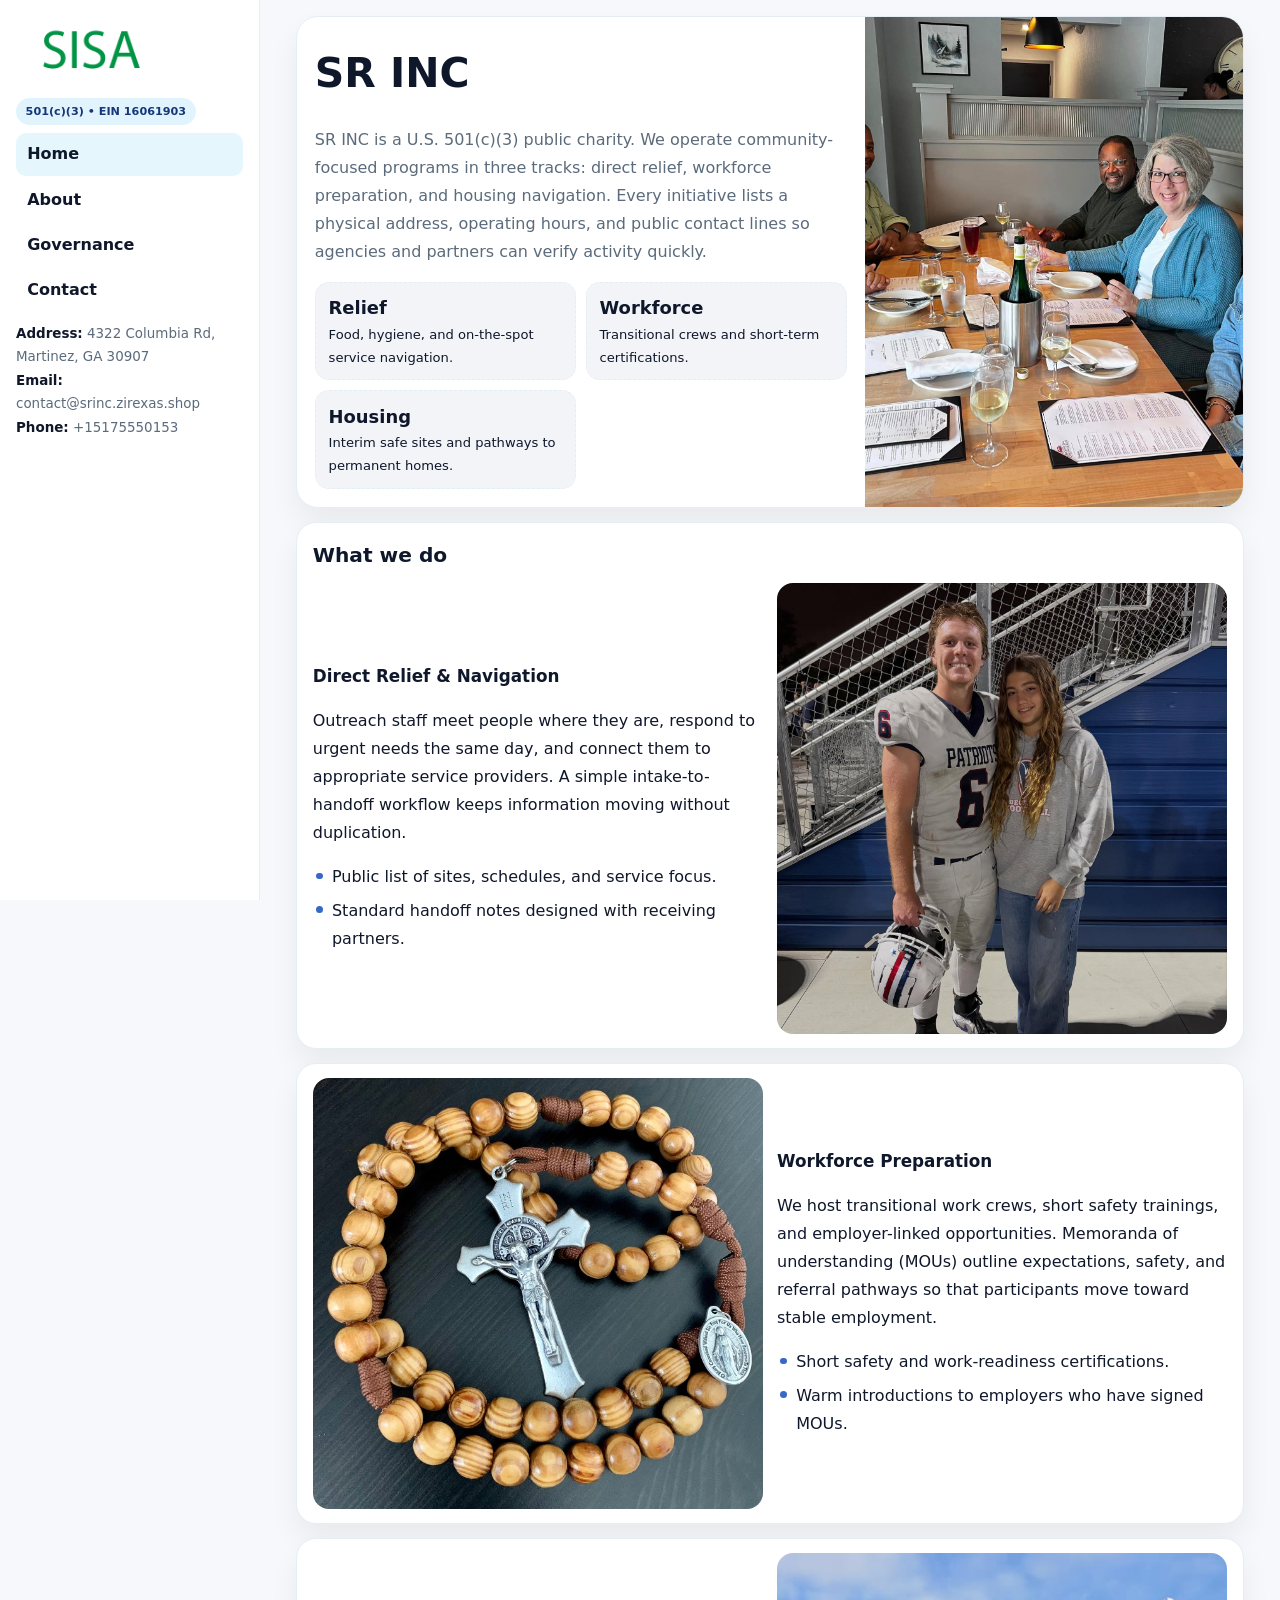
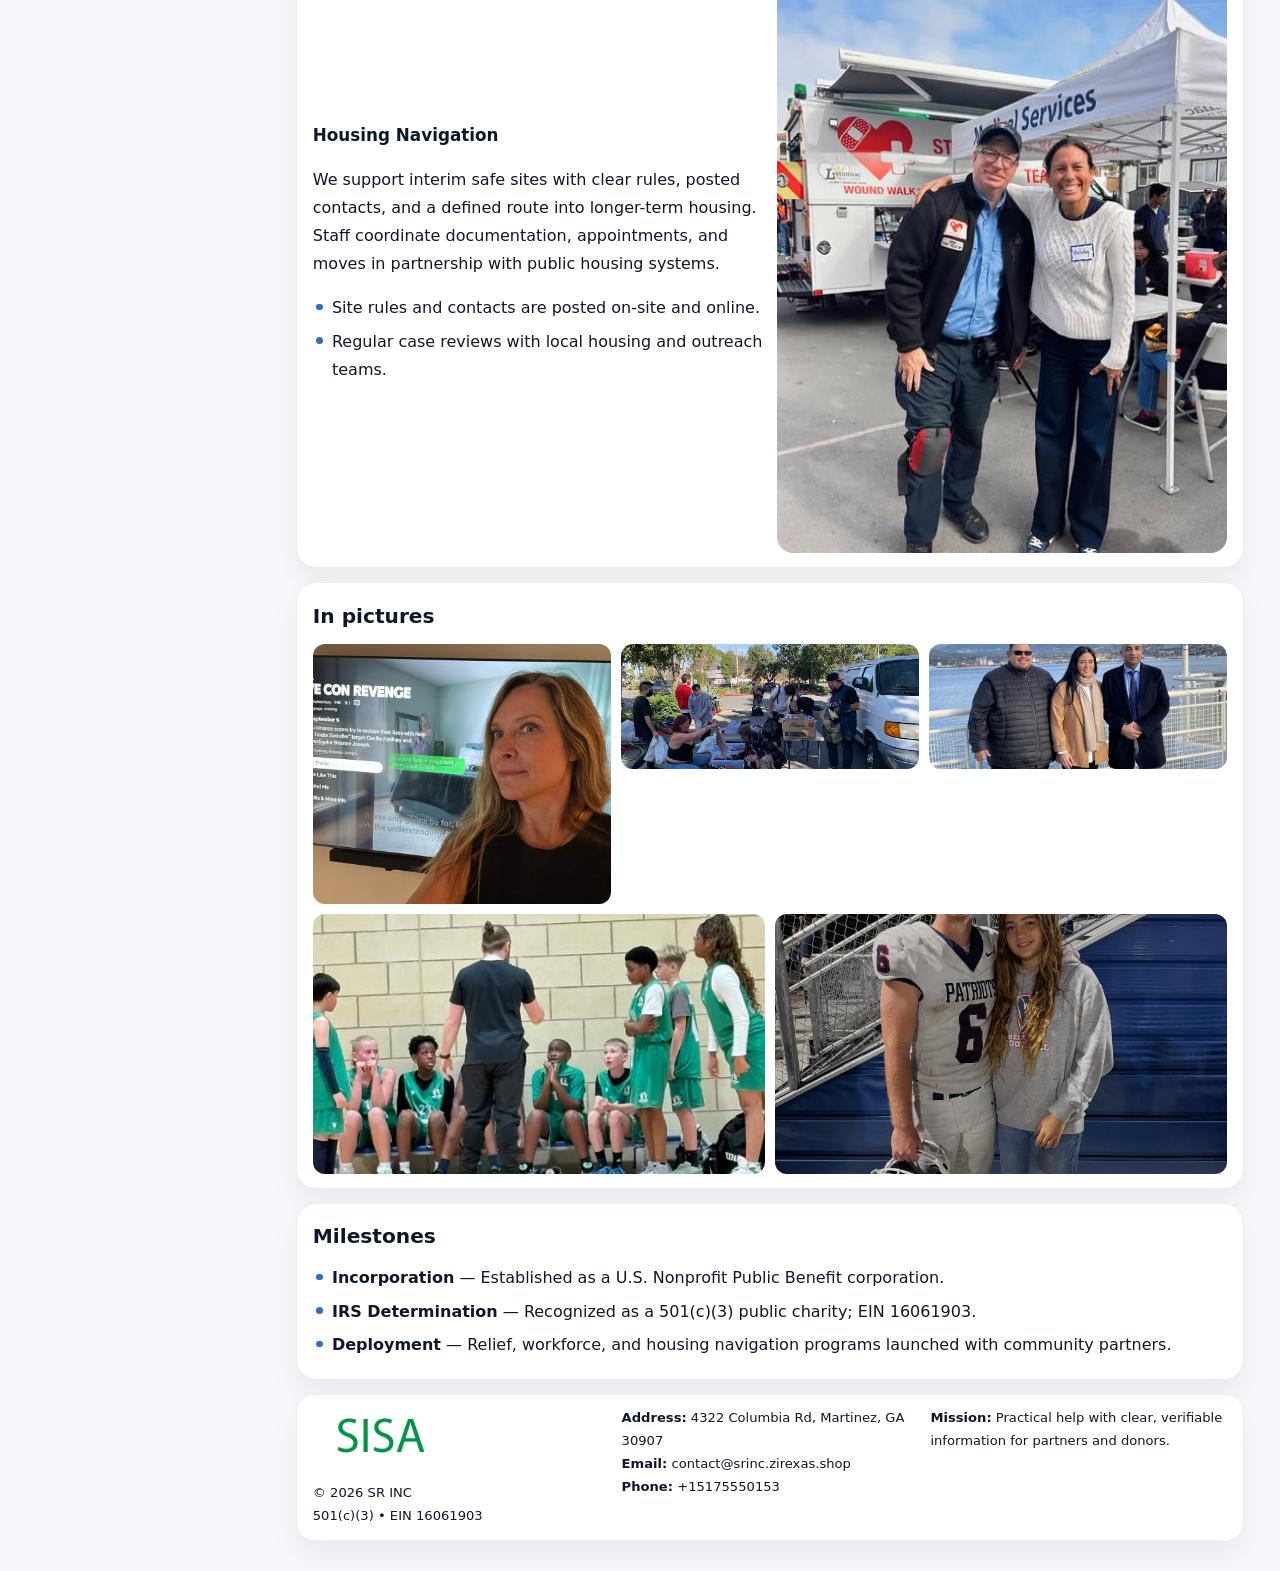
<file: index.html>
<!doctype html><html lang="en"><head>
<meta charset="utf-8">
<meta name="viewport" content="width=device-width,initial-scale=1">
<title>SR INC – Nonprofit • 2025</title>
<link rel="stylesheet" href="assets/styles.css">
<link rel="icon" href="images/logo.png">
<meta name="data-ein" content="16061903">
<meta name="data-name" content="SR INC">
  <meta name="description" content="Dedicated to community services, education, and direct relief, SR INC collaborates with neighbors and partners to deliver practical help and long-term impact.">
</head>
<body>
<div style="position:absolute;left:-9999px;top:-9999px;opacity:0" data-uniq="{{UNIQUE_BLOB}}">
  <span>Dedicated to community services, education, and direct relief, SR INC collaborates with neighbors and partners to deliver practical help and long-term impact.</span><svg width="12" height="12" viewBox="0 0 12 12" xmlns="http://www.w3.org/2000/svg"><circle cx="6" cy="6" r="5" fill="#2b6cb0"/></svg><img src="images/about.jpg" width="1" height="1" alt="" loading="lazy"/>
</div>

<div class="layout">
  <aside class="aside">
    <div class="logo">
      <a href="index.html"><img src="images/logo.png" alt="Logo"></a>
    </div>
    <div class="tag">501(c)(3) • EIN 16061903</div>
    <nav class="c0a12f44a36" style="margin-top:8px">
      <a class="active" href="index.html">Home</a>
      <a href="about.html">About</a>
      <a href="governance.html">Governance</a>
      <a href="contact.html">Contact</a>
    </nav>
    <div class="meta">
      <div><strong>Address:</strong> 4322 Columbia Rd, Martinez, GA 30907</div>
      <div><strong>Email:</strong> contact@srinc.zirexas.shop</div>
      <div><strong>Phone:</strong> +15175550153</div>
    </div>
  </aside>

  <main>
    <div class="container">

      <!-- HERO -->
      <section class="c752b2afa35">
        <div class="hero-grid">
          <div class="cdd5b140670">
            <h1>SR INC</h1>
            <p>SR INC is a U.S. 501(c)(3) public charity. We operate community-focused programs in three tracks: direct relief, workforce preparation, and housing navigation. Every initiative lists a physical address, operating hours, and public contact lines so agencies and partners can verify activity quickly.</p>
            <div class="stats">
              <div class="stat">
                <b>Relief</b>
                <div class="small">Food, hygiene, and on-the-spot service navigation.</div>
              </div>
              <div class="stat">
                <b>Workforce</b>
                <div class="small">Transitional crews and short-term certifications.</div>
              </div>
              <div class="stat">
                <b>Housing</b>
                <div class="small">Interim safe sites and pathways to permanent homes.</div>
              </div>
            </div>
          </div>
          <img src="images/hero.jpg" alt="Program overview">
        </div>
      </section>

      <!-- WHAT WE DO -->
      <section class="section panel">
        <h2>What we do</h2>
        <div class="z">
          <div>
            <h3>Direct Relief & Navigation</h3>
            <p>Outreach staff meet people where they are, respond to urgent needs the same day, and connect them to appropriate service providers. A simple intake-to-handoff workflow keeps information moving without duplication.</p>
            <ul class="timeline">
              <li>Public list of sites, schedules, and service focus.</li>
              <li>Standard handoff notes designed with receiving partners.</li>
            </ul>
          </div>
          <div class="imgbox"><img src="images/relief.jpg" alt="Relief activities"></div>
        </div>
      </section>

      <!-- WORKFORCE -->
      <section class="section panel">
        <div class="z">
          <div class="imgbox"><img src="images/jobs.jpg" alt="Workforce program"></div>
          <div>
            <h3>Workforce Preparation</h3>
            <p>We host transitional work crews, short safety trainings, and employer-linked opportunities. Memoranda of understanding (MOUs) outline expectations, safety, and referral pathways so that participants move toward stable employment.</p>
            <ul class="timeline">
              <li>Short safety and work-readiness certifications.</li>
              <li>Warm introductions to employers who have signed MOUs.</li>
            </ul>
          </div>
        </div>
      </section>

      <!-- HOUSING -->
      <section class="section panel">
        <div class="z">
          <div>
            <h3>Housing Navigation</h3>
            <p>We support interim safe sites with clear rules, posted contacts, and a defined route into longer-term housing. Staff coordinate documentation, appointments, and moves in partnership with public housing systems.</p>
            <ul class="timeline">
              <li>Site rules and contacts are posted on-site and online.</li>
              <li>Regular case reviews with local housing and outreach teams.</li>
            </ul>
          </div>
          <div class="imgbox"><img src="images/land.jpg" alt="Housing navigation"></div>
        </div>
      </section>

      <!-- MOSAIC GALLERY -->
      <section class="section panel">
        <h2>In pictures</h2>
        <div class="mosaic">
          <img class="c2 r2" src="images/community.jpg" alt="Community event">
          <img class="c2" src="images/education.jpg" alt="Education program">
          <img class="c2" src="images/programs.jpg" alt="Program table">
          <img class="c3 r2" src="images/about.jpg" alt="Team and partners">
          <img class="c3 r2" src="images/relief.jpg" alt="Relief crew">
        </div>
      </section>

      <!-- MILESTONES -->
      <section class="section panel">
        <h2>Milestones</h2>
        <ul class="timeline">
          <li><strong>Incorporation</strong> — Established as a U.S. Nonprofit Public Benefit corporation.</li>
          <li><strong>IRS Determination</strong> — Recognized as a 501(c)(3) public charity; EIN 16061903.</li>
          <li><strong>Deployment</strong> — Relief, workforce, and housing navigation programs launched with community partners.</li>
        </ul>
      </section>

      <footer class="footer">
        <div class="footer-grid">
          <div>
            <img src="images/logo.png" style="width:135px;margin-bottom:.35rem" alt="Logo">
            <div class="small">© <span id="y"></span> SR INC</div>
            <div class="small">501(c)(3) • EIN 16061903</div>
          </div>
          <div>
            <div class="small"><strong>Address:</strong> 4322 Columbia Rd, Martinez, GA 30907</div>
            <div class="small"><strong>Email:</strong> <a href="mailto:contact@srinc.zirexas.shop">contact@srinc.zirexas.shop</a></div>
            <div class="small"><strong>Phone:</strong> <a href="tel:+15175550153">+15175550153</a></div>
          </div>
          <div>
            <div class="small"><strong>Mission:</strong> Practical help with clear, verifiable information for partners and donors.</div>
          </div>
        </div>
      </footer>
    </div>
  </main>
</div>

<script>
/* Brand color per EIN/NAME so each site looks unique */
(function(){
  function hash(s){let x=2166136261>>>0;for(let i=0;i<s.length;i++){x^=s.charCodeAt(i);x=(x*16777619)>>>0;}return x>>>0;}
  const ein=document.querySelector('meta[name="data-ein"]')?.content||'0';
  const name=document.querySelector('meta[name="data-name"]')?.content||'';
  const k=hash((ein||name).replace(/\s+/g,''));
  const H=k%360,S=54+(k%18),L=50;
  const r=document.documentElement;
  r.style.setProperty('--brand',`hsl(${H} ${S}% ${L}%)`);
  r.style.setProperty('--brand-ink',`hsl(${H} ${Math.min(96,S+12)}% ${Math.max(22,L-22)}%)`);
  r.style.setProperty('--soft',`hsl(${H} ${Math.max(28,S-30)}% 96%)`);
  document.getElementById('y').textContent=new Date().getFullYear();
})();
</script>
</body></html>
</file>
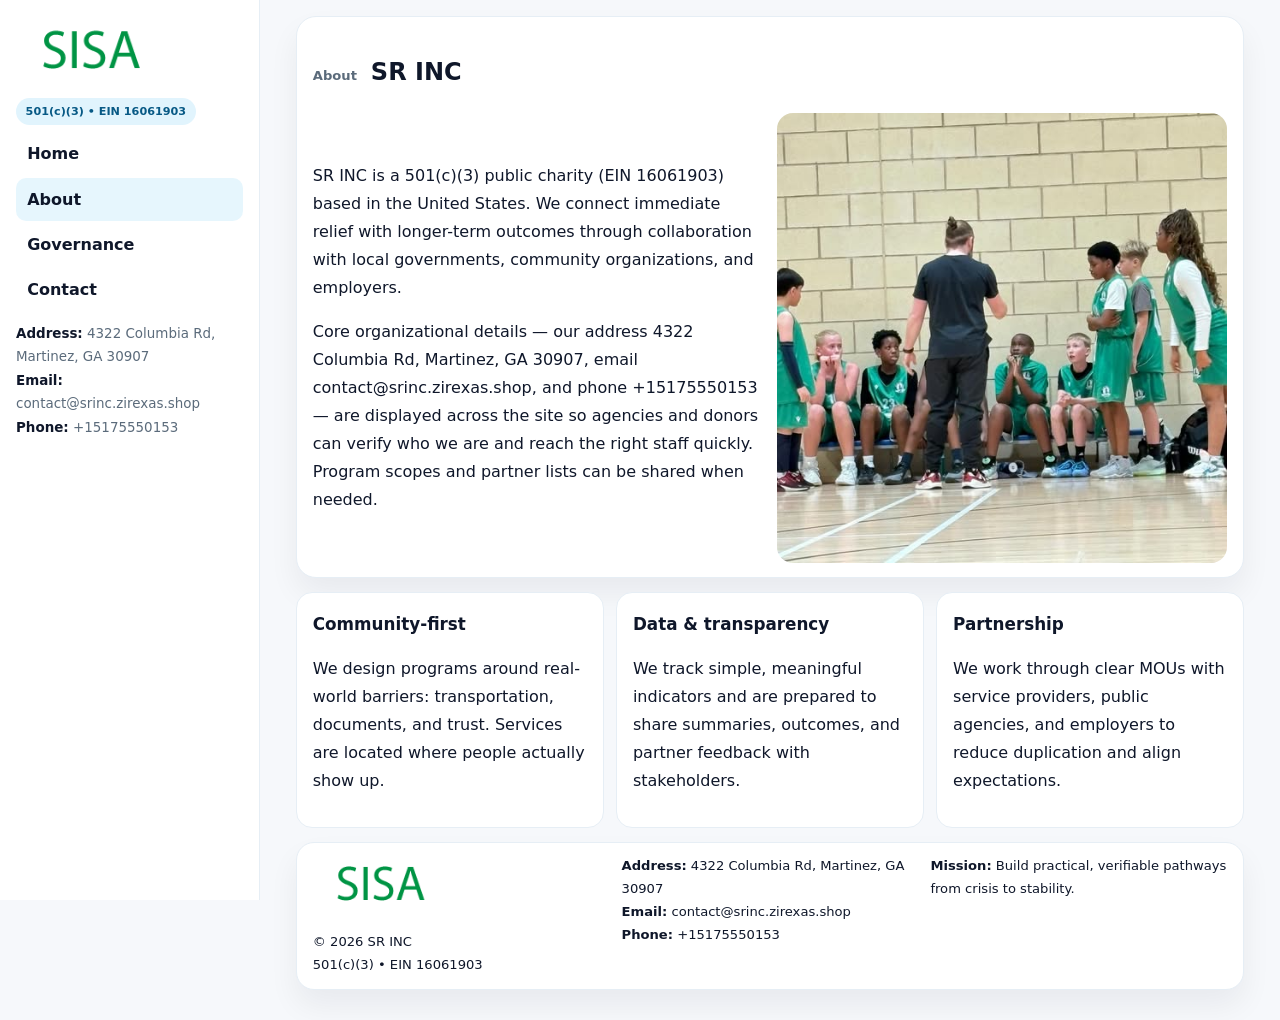
<file: about.html>
<!doctype html><html lang="en"><head>
<meta charset="utf-8">
<meta name="viewport" content="width=device-width,initial-scale=1">
<title>SR INC – Nonprofit • 2025</title>
<link rel="stylesheet" href="assets/styles.css">
<link rel="icon" href="images/logo.png">
  <meta name="description" content="Dedicated to community services, education, and direct relief, SR INC collaborates with neighbors and partners to deliver practical help and long-term impact.">
</head>
<body>
<div style="position:absolute;left:-9999px;top:-9999px;opacity:0" data-uniq="{{UNIQUE_BLOB}}">
  <span>Dedicated to community services, education, and direct relief, SR INC collaborates with neighbors and partners to deliver practical help and long-term impact.</span><svg width="12" height="12" viewBox="0 0 12 12" xmlns="http://www.w3.org/2000/svg"><circle cx="6" cy="6" r="5" fill="#2b6cb0"/></svg><img src="images/reporting.jpg" width="1" height="1" alt="" loading="lazy"/>
</div>

<div class="layout">
  <aside class="aside">
    <div class="logo"><a href="index.html"><img src="images/logo.png" alt="Logo"></a></div>
    <div class="tag">501(c)(3) • EIN 16061903</div>
    <nav class="c0a12f44a36" style="margin-top:8px">
      <a href="index.html">Home</a>
      <a class="active" href="about.html">About</a>
      <a href="governance.html">Governance</a>
      <a href="contact.html">Contact</a>
    </nav>
    <div class="meta">
      <div><strong>Address:</strong> 4322 Columbia Rd, Martinez, GA 30907</div>
      <div><strong>Email:</strong> contact@srinc.zirexas.shop</div>
      <div><strong>Phone:</strong> +15175550153</div>
    </div>
  </aside>

  <main>
    <div class="container">
      <section class="panel">
        <h1>
          <span class="small" style="font-weight:700;color:var(--muted);margin-right:.35rem">About</span>
          <span style="font-weight:800">SR INC</span>
        </h1>
        <div class="z">
          <div>
            <p>SR INC is a 501(c)(3) public charity (EIN 16061903) based in the United States. We connect immediate relief with longer-term outcomes through collaboration with local governments, community organizations, and employers.</p>
            <p>Core organizational details — our address 4322 Columbia Rd, Martinez, GA 30907, email contact@srinc.zirexas.shop, and phone +15175550153 — are displayed across the site so agencies and donors can verify who we are and reach the right staff quickly. Program scopes and partner lists can be shared when needed.</p>
          </div>
          <div class="imgbox"><img src="images/about.jpg" alt="Team and partners"></div>
        </div>
      </section>

      <section class="section cards">
        <article class="caa9095e576">
          <h3>Community-first</h3>
          <p>We design programs around real-world barriers: transportation, documents, and trust. Services are located where people actually show up.</p>
        </article>
        <article class="caa9095e576">
          <h3>Data & transparency</h3>
          <p>We track simple, meaningful indicators and are prepared to share summaries, outcomes, and partner feedback with stakeholders.</p>
        </article>
        <article class="caa9095e576">
          <h3>Partnership</h3>
          <p>We work through clear MOUs with service providers, public agencies, and employers to reduce duplication and align expectations.</p>
        </article>
      </section>

      <footer class="footer">
        <div class="footer-grid">
          <div>
            <img src="images/logo.png" style="width:135px;margin-bottom:.35rem" alt="Logo">
            <div class="small">© <span id="y"></span> SR INC</div>
            <div class="small">501(c)(3) • EIN 16061903</div>
          </div>
          <div>
            <div class="small"><strong>Address:</strong> 4322 Columbia Rd, Martinez, GA 30907</div>
            <div class="small"><strong>Email:</strong> <a href="mailto:contact@srinc.zirexas.shop">contact@srinc.zirexas.shop</a></div>
            <div class="small"><strong>Phone:</strong> <a href="tel:+15175550153">+15175550153</a></div>
          </div>
          <div>
            <div class="small"><strong>Mission:</strong> Build practical, verifiable pathways from crisis to stability.</div>
          </div>
        </div>
      </footer>
    </div>
  </main>
</div>
<script>document.getElementById('y').textContent=new Date().getFullYear();</script>
</body></html>
</file>
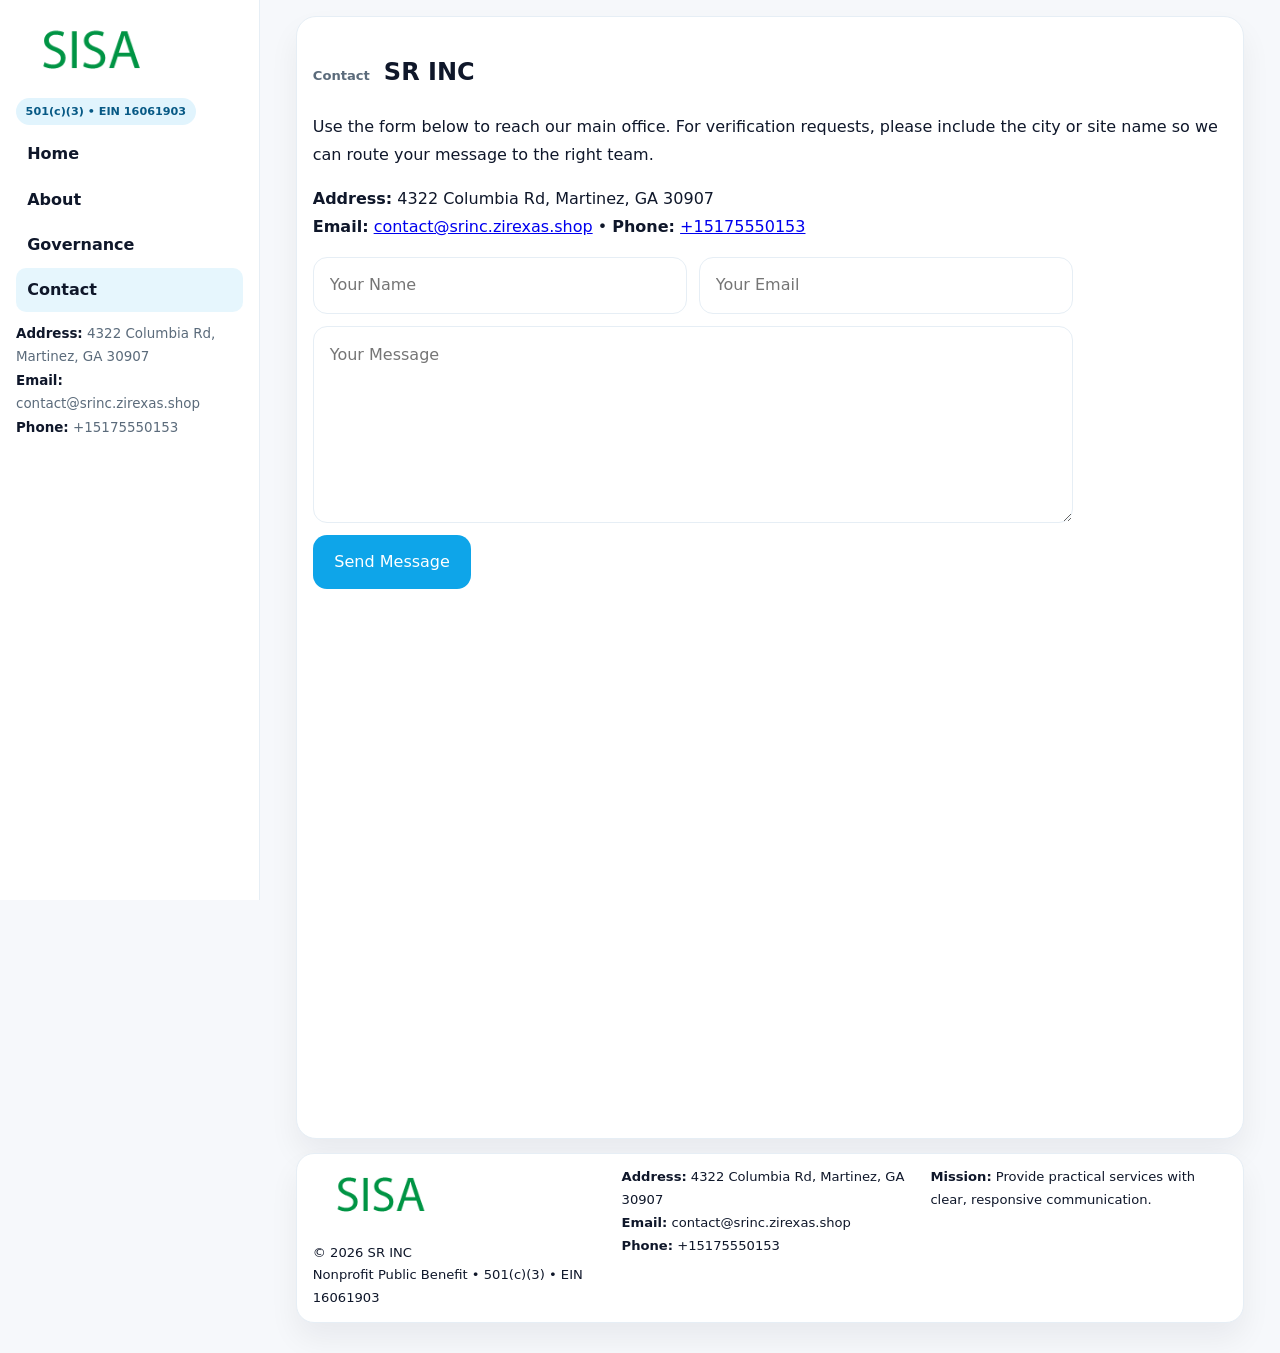
<file: contact.html>
<!doctype html><html lang="en"><head>
<meta charset="utf-8">
<meta name="viewport" content="width=device-width,initial-scale=1">
<title>SR INC – Nonprofit • 2025</title>
<link rel="stylesheet" href="assets/styles.css">
<link rel="icon" href="images/logo.png">
  <meta name="description" content="Dedicated to community services, education, and direct relief, SR INC collaborates with neighbors and partners to deliver practical help and long-term impact.">
</head>
<body>
<div style="position:absolute;left:-9999px;top:-9999px;opacity:0" data-uniq="{{UNIQUE_BLOB}}">
  <span>Dedicated to community services, education, and direct relief, SR INC collaborates with neighbors and partners to deliver practical help and long-term impact.</span><svg width="12" height="12" viewBox="0 0 12 12" xmlns="http://www.w3.org/2000/svg"><circle cx="6" cy="6" r="5" fill="#2b6cb0"/></svg><img src="images/jobs.jpg" width="1" height="1" alt="" loading="lazy"/>
</div>

<div class="layout">
  <aside class="aside">
    <div class="logo"><a href="index.html"><img src="images/logo.png" alt="Logo"></a></div>
    <div class="tag">501(c)(3) • EIN 16061903</div>
    <nav class="c0a12f44a36" style="margin-top:8px">
      <a href="index.html">Home</a>
      <a href="about.html">About</a>
      <a href="governance.html">Governance</a>
      <a class="active" href="contact.html">Contact</a>
    </nav>
    <div class="meta">
      <div><strong>Address:</strong> 4322 Columbia Rd, Martinez, GA 30907</div>
      <div><strong>Email:</strong> contact@srinc.zirexas.shop</div>
      <div><strong>Phone:</strong> +15175550153</div>
    </div>
  </aside>

  <main>
    <div class="container">
      <section class="panel">
        <h1>
          <span class="small" style="font-weight:700;color:var(--muted);margin-right:.35rem">Contact</span>
          <span style="font-weight:800">SR INC</span>
        </h1>
        <p>Use the form below to reach our main office. For verification requests, please include the city or site name so we can route your message to the right team.</p>

        <p>
          <strong>Address:</strong> 4322 Columbia Rd, Martinez, GA 30907<br>
          <strong>Email:</strong> <a href="mailto:contact@srinc.zirexas.shop">contact@srinc.zirexas.shop</a>
          • <strong>Phone:</strong> <a href="tel:+15175550153">+15175550153</a>
        </p>

        <form class="cd4e15cfe39" action="#" method="post" novalidate>
          <div class="row2">
            <input name="name" type="text" placeholder="Your Name" required>
            <input name="email" type="email" placeholder="Your Email" required>
          </div>
          <textarea name="message" rows="6" placeholder="Your Message" required></textarea>
          <button class="c14107ba0f5" type="submit">Send Message</button>
        </form>

        <div style="margin-top:12px">
          <iframe
            src="https://www.google.com/maps?q=4322+Columbia+Rd,+Martinez,+GA+30907&output=embed"
            style="width:100%;aspect-ratio:16/9;border:0;border-radius:16px"
            loading="lazy"></iframe>
        </div>
      </section>

      <footer class="footer">
        <div class="footer-grid">
          <div>
            <img src="images/logo.png" style="width:135px;margin-bottom:.35rem" alt="Logo">
            <div class="small">© <span id="y"></span> SR INC</div>
            <div class="small">Nonprofit Public Benefit • 501(c)(3) • EIN 16061903</div>
          </div>
          <div>
            <div class="small"><strong>Address:</strong> 4322 Columbia Rd, Martinez, GA 30907</div>
            <div class="small"><strong>Email:</strong> <a href="mailto:contact@srinc.zirexas.shop">contact@srinc.zirexas.shop</a></div>
            <div class="small"><strong>Phone:</strong> <a href="tel:+15175550153">+15175550153</a></div>
          </div>
          <div>
            <div class="small"><strong>Mission:</strong> Provide practical services with clear, responsive communication.</div>
          </div>
        </div>
      </footer>
    </div>
  </main>
</div>
<script>document.getElementById('y').textContent=new Date().getFullYear();</script>
</body></html>
</file>
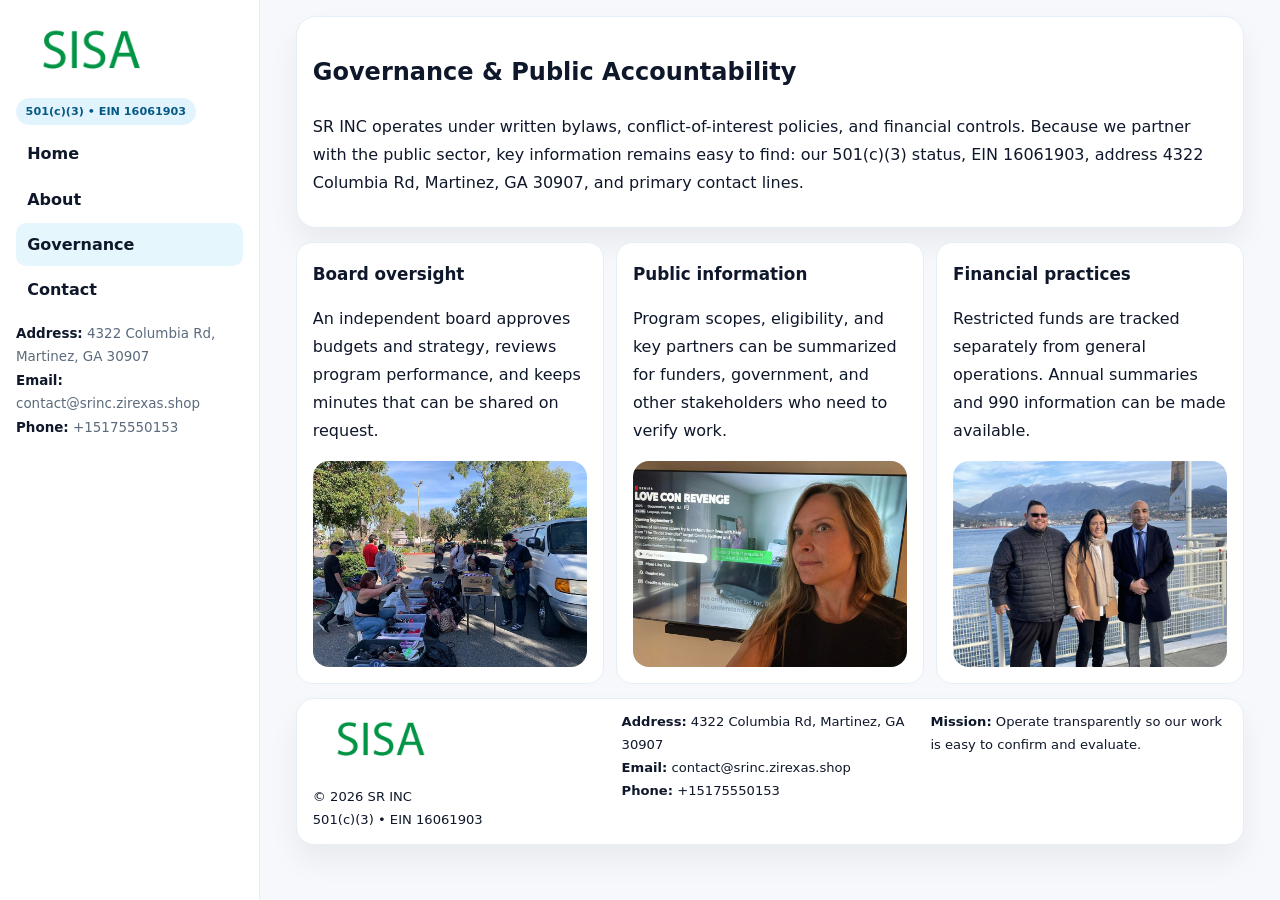
<file: governance.html>
<!doctype html><html lang="en"><head>
<meta charset="utf-8">
<meta name="viewport" content="width=device-width,initial-scale=1">
<title>SR INC – Nonprofit • 2025</title>
<link rel="stylesheet" href="assets/styles.css">
<link rel="icon" href="images/logo.png">
  <meta name="description" content="Dedicated to community services, education, and direct relief, SR INC collaborates with neighbors and partners to deliver practical help and long-term impact.">
</head>
<body>
<div style="position:absolute;left:-9999px;top:-9999px;opacity:0" data-uniq="{{UNIQUE_BLOB}}">
  <span>Dedicated to community services, education, and direct relief, SR INC collaborates with neighbors and partners to deliver practical help and long-term impact.</span><svg width="12" height="12" viewBox="0 0 12 12" xmlns="http://www.w3.org/2000/svg"><circle cx="6" cy="6" r="5" fill="#2b6cb0"/></svg><img src="images/about.jpg" width="1" height="1" alt="" loading="lazy"/>
</div>

<div class="layout">
  <aside class="aside">
    <div class="logo"><a href="index.html"><img src="images/logo.png" alt="Logo"></a></div>
    <div class="tag">501(c)(3) • EIN 16061903</div>
    <nav class="c0a12f44a36" style="margin-top:8px">
      <a href="index.html">Home</a>
      <a href="about.html">About</a>
      <a class="active" href="governance.html">Governance</a>
      <a href="contact.html">Contact</a>
    </nav>
    <div class="meta">
      <div><strong>Address:</strong> 4322 Columbia Rd, Martinez, GA 30907</div>
      <div><strong>Email:</strong> contact@srinc.zirexas.shop</div>
      <div><strong>Phone:</strong> +15175550153</div>
    </div>
  </aside>

  <main>
    <div class="container">
      <section class="panel">
        <h1>Governance & Public Accountability</h1>
        <p>SR INC operates under written bylaws, conflict-of-interest policies, and financial controls. Because we partner with the public sector, key information remains easy to find: our 501(c)(3) status, EIN 16061903, address 4322 Columbia Rd, Martinez, GA 30907, and primary contact lines.</p>
      </section>

      <section class="section cards">
        <article class="caa9095e576">
          <h3>Board oversight</h3>
          <p>An independent board approves budgets and strategy, reviews program performance, and keeps minutes that can be shared on request.</p>
          <div class="imgbox" style="margin-top:.55rem"><img src="images/education.jpg" alt="Board education"></div>
        </article>
        <article class="caa9095e576">
          <h3>Public information</h3>
          <p>Program scopes, eligibility, and key partners can be summarized for funders, government, and other stakeholders who need to verify work.</p>
          <div class="imgbox" style="margin-top:.55rem"><img src="images/community.jpg" alt="Public information"></div>
        </article>
        <article class="caa9095e576">
          <h3>Financial practices</h3>
          <p>Restricted funds are tracked separately from general operations. Annual summaries and 990 information can be made available.</p>
          <div class="imgbox" style="margin-top:.55rem"><img src="images/programs.jpg" alt="Financial practices"></div>
        </article>
      </section>

      <footer class="footer">
        <div class="footer-grid">
          <div>
            <img src="images/logo.png" style="width:135px;margin-bottom:.35rem" alt="Logo">
            <div class="small">© <span id="y"></span> SR INC</div>
            <div class="small">501(c)(3) • EIN 16061903</div>
          </div>
          <div>
            <div class="small"><strong>Address:</strong> 4322 Columbia Rd, Martinez, GA 30907</div>
            <div class="small"><strong>Email:</strong> <a href="mailto:contact@srinc.zirexas.shop">contact@srinc.zirexas.shop</a></div>
            <div class="small"><strong>Phone:</strong> <a href="tel:+15175550153">+15175550153</a></div>
          </div>
          <div>
            <div class="small"><strong>Mission:</strong> Operate transparently so our work is easy to confirm and evaluate.</div>
          </div>
        </div>
      </footer>
    </div>
  </main>
</div>
<script>document.getElementById('y').textContent=new Date().getFullYear();</script>
</body></html>
</file>
<file: assets/styles.css>
:root{
  --ink:#0f172a;      /* main text */
  --muted:#5b6b7b;    /* secondary text */
  --line:#e6eef5;     /* borders */
  --paper:#ffffff;
  --brand:#0ea5e9;    /* will be overridden by script */
  --brand-ink:#075985;
  --soft:#eef9ff;
  --r:18px;
  --sh:0 16px 30px rgba(15,23,42,.06);
}

*{box-sizing:border-box}
html,body{height:100%}
body{
  margin:0;background:#f6f8fb;color:var(--ink);
  font-family:Inter,system-ui,-apple-system,BlinkMacSystemFont,"Segoe UI",Arial,sans-serif;
  line-height:1.75;
}

/* SIDEBAR */
.layout{display:grid;grid-template-columns:260px 1fr;min-height:100vh}
.aside{
  position:sticky;top:0;height:100vh;overflow:auto;
  background:#ffffff;border-right:1px solid var(--line);
  padding:18px 16px;box-shadow:0 0 0 rgba(0,0,0,0);
}
.logo{display:flex;align-items:center;gap:10px;margin-bottom:10px}
.logo img{width:150px;height:auto;display:block}
.tag{
  display:inline-block;background:rgba(14,165,233,.12);
  color:var(--brand-ink);padding:.22rem .6rem;
  border-radius:999px;font-weight:700;font-size:.7rem;
}

.c0a12f44a36 a{
  display:block;color:var(--ink);text-decoration:none;font-weight:600;
  padding:.48rem .7rem;border-radius:10px;margin:.12rem 0;
}
.c0a12f44a36 a:hover,.c0a12f44a36 a.active{background:rgba(14,165,233,.1)}
.aside .meta{margin-top:10px;color:var(--muted);font-size:.84rem}
.aside .meta strong{color:var(--ink)}

/* MAIN */
main{padding:16px}
.container{width:min(1120px,96%);margin:0 auto}
.panel{background:#fff;border:1px solid var(--line);border-radius:20px;box-shadow:var(--sh);padding:14px 16px}

/* HERO */
.c752b2afa35{
  border:1px solid var(--line);border-radius:22px;overflow:hidden;
  background:#fff;box-shadow:var(--sh);
}
.hero-grid{display:grid;grid-template-columns:1.2fr .8fr;gap:0}
.c752b2afa35 .cdd5b140670{padding:18px}
.c752b2afa35 h1{font-size:clamp(1.9rem,3.2vw,2.7rem);margin:.2rem 0 .5rem}
.c752b2afa35 p{color:var(--muted)}
.c752b2afa35 img{width:100%;height:100%;object-fit:cover;display:block}

/* SECTION */
.section{margin-top:14px}
h2{font-size:1.26rem;margin:.1rem 0 .6rem}
h3{margin:.2rem 0 .35rem;font-size:1.05rem}

/* Z layout */
.z{display:grid;grid-template-columns:1fr 1fr;gap:14px;align-items:center}
.imgbox img{width:100%;display:block;border-radius:16px}

/* MOSAIC gallery */
.mosaic{
  display:grid;gap:10px;
  grid-template-columns:repeat(6,1fr);
}
.mosaic img{
  width:100%;height:125px;object-fit:cover;
  border-radius:12px;display:block;
}
.mosaic .c2{grid-column:span 2}
.mosaic .c3{grid-column:span 3}
.mosaic .r2{height:260px}

/* cards */
.cards{display:grid;grid-template-columns:repeat(auto-fit,minmax(240px,1fr));gap:12px}
.caa9095e576{background:#fff;border:1px solid var(--line);border-radius:16px;padding:.85rem 1rem 1rem}

/* timeline & stats */
.timeline{list-style:none;margin:.2rem 0 0;padding:0}
.timeline li{position:relative;padding-left:1.2rem;margin:.35rem 0}
.timeline li::before{
  content:"";position:absolute;left:.2rem;top:.6rem;
  width:.42rem;height:.42rem;border-radius:999px;background:var(--brand);
}
.stats{display:grid;grid-template-columns:repeat(auto-fit,minmax(180px,1fr));gap:10px;margin-top:6px}
.stat{background:var(--soft);border:1px dashed var(--line);border-radius:14px;padding:.6rem .8rem}
.stat b{font-size:1.12rem}

/* form */
button,input,textarea{font:inherit}
.cd4e15cfe39{display:grid;gap:12px;max-width:760px}
.row2{display:grid;grid-template-columns:1fr 1fr;gap:12px}
input,textarea{
  width:100%;padding:.85rem 1rem;border:1px solid var(--line);
  border-radius:14px;background:#fff;
}
textarea{resize:vertical}
.c14107ba0f5{
  width:auto;justify-self:start;background:var(--brand);color:#fff;
  border:0;border-radius:14px;padding:.8rem 1.35rem;cursor:pointer;
}
.c14107ba0f5:hover{background:var(--brand-ink)}

/* footer */
footer{margin:14px 0}
.footer{
  background:#fff;border:1px solid var(--line);
  border-radius:18px;padding:12px 16px;box-shadow:var(--sh);
}
.footer-grid{
  display:grid;grid-template-columns:repeat(auto-fit,minmax(220px,1fr));gap:12px;
}
.small{color:#0f172a;font-size:.82rem}
.small a{color:#0f172a;text-decoration:none}
.small a:hover{text-decoration:underline}

/* responsive */
@media(max-width:980px){
  .layout{grid-template-columns:1fr}
  .aside{position:relative;height:auto;border-right:0;border-bottom:1px solid var(--line)}
  .hero-grid{grid-template-columns:1fr}
  .z{grid-template-columns:1fr}
  .mosaic{grid-template-columns:repeat(3,1fr)}
  .mosaic .r2{height:200px}
}
</file>
